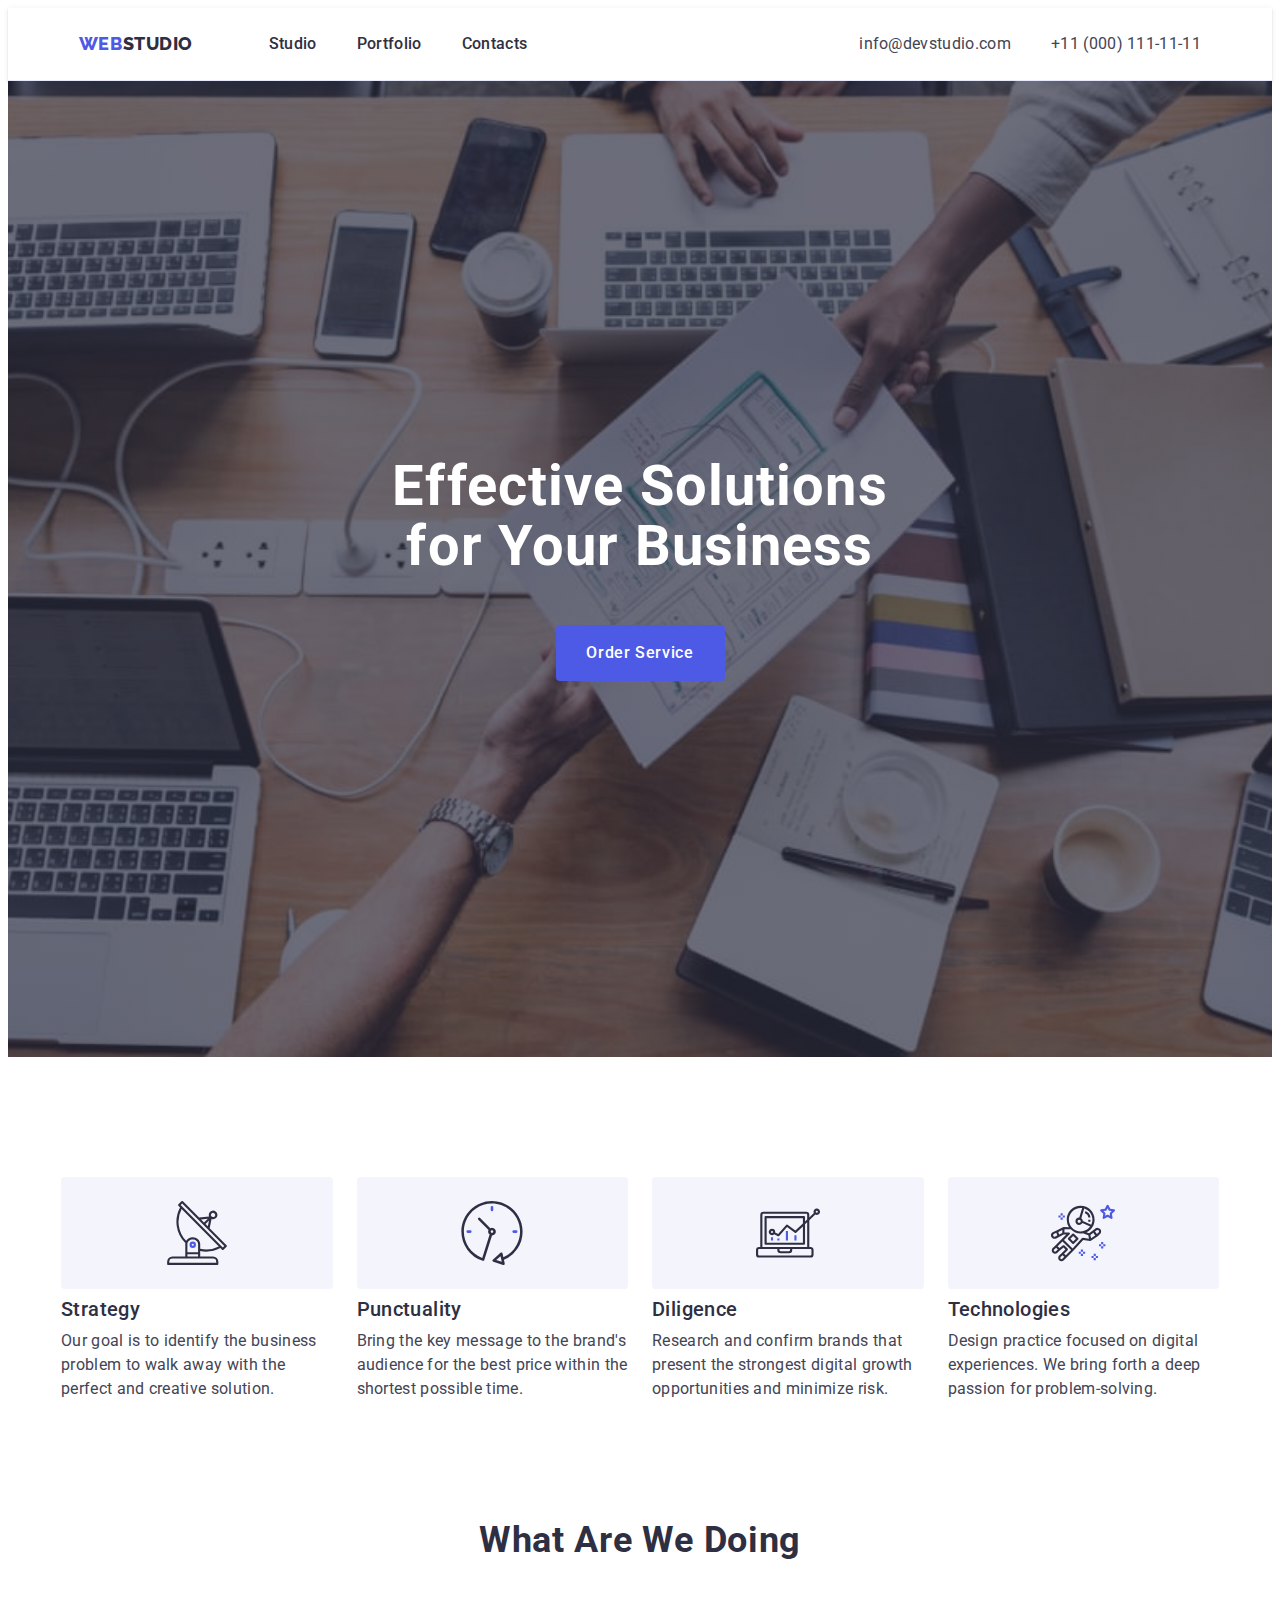
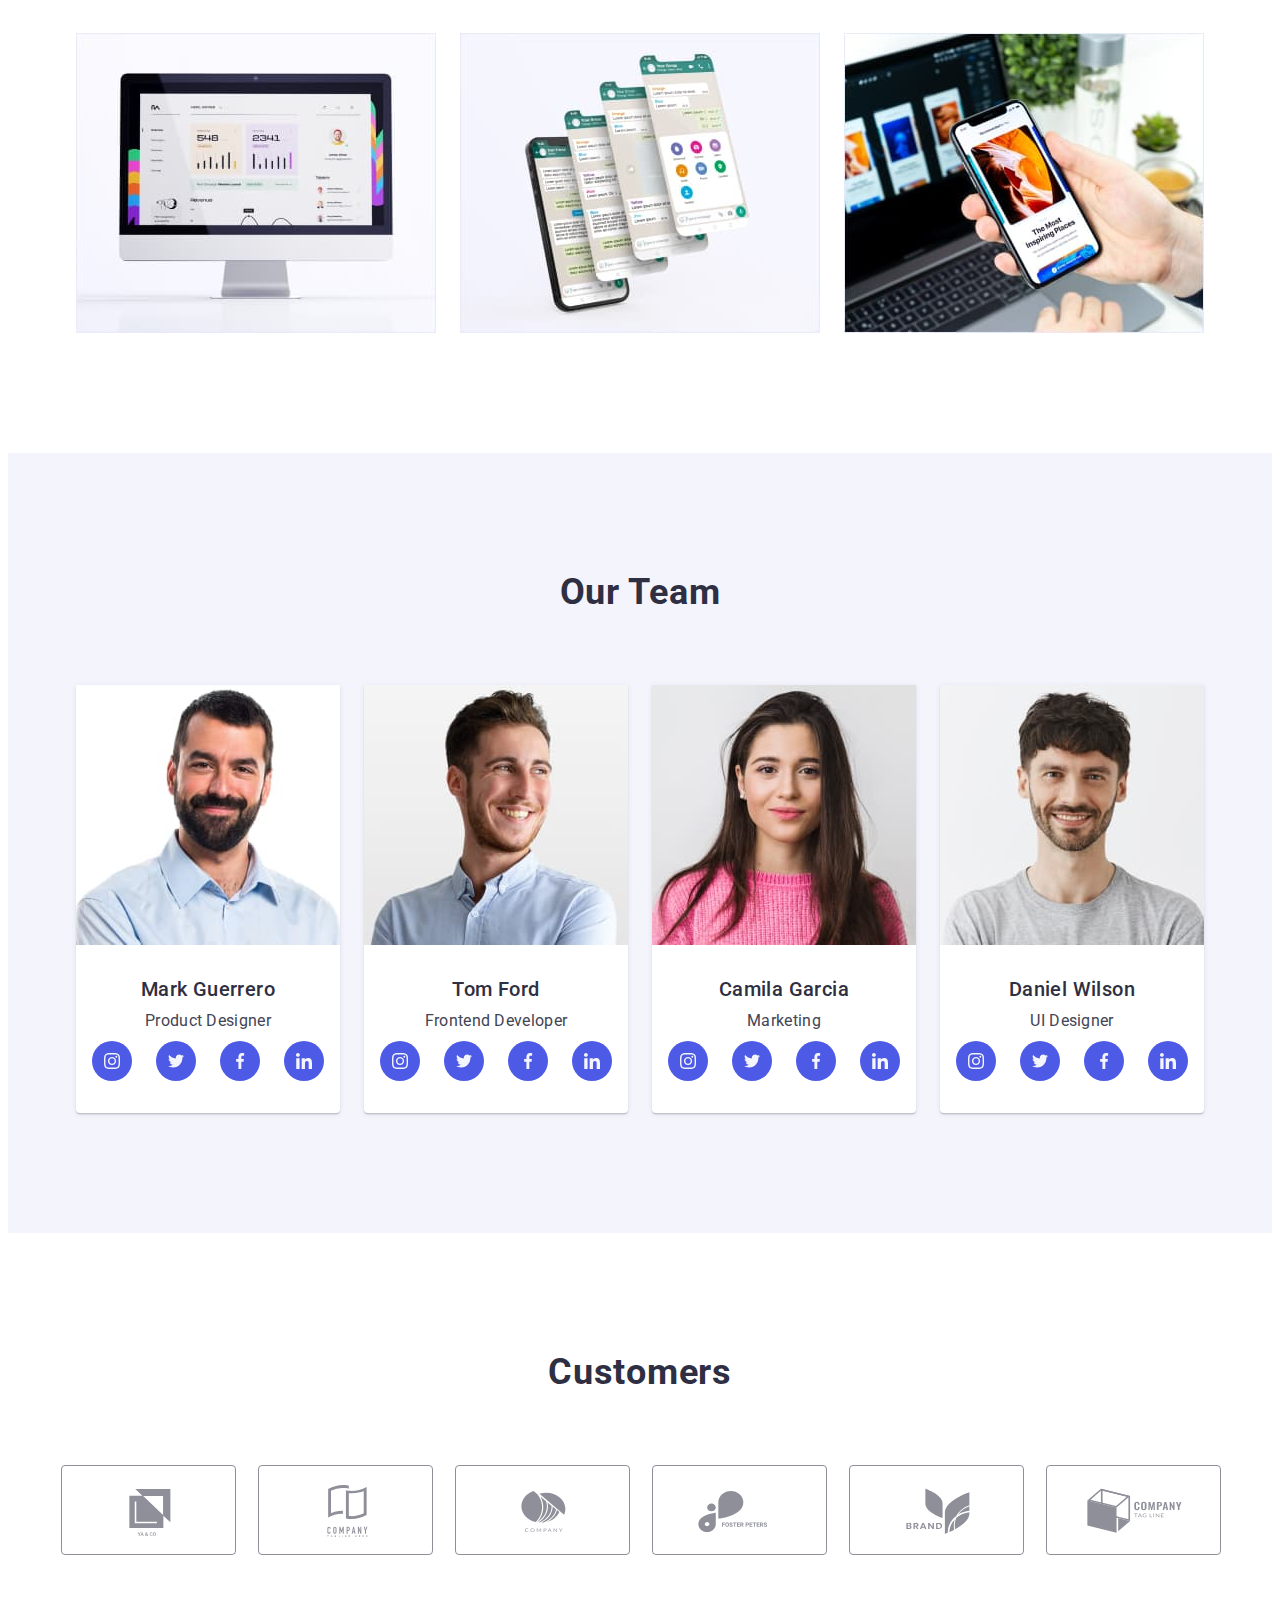
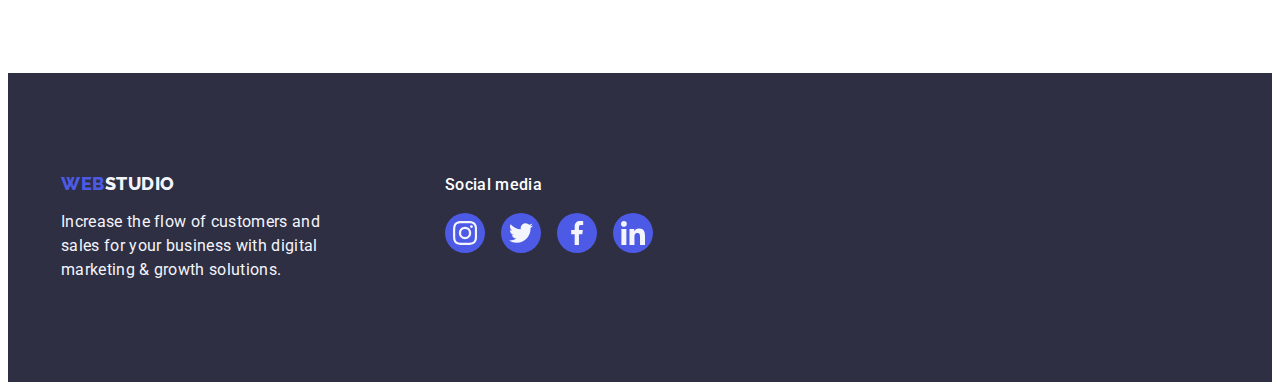
<file: index.html>
<!DOCTYPE html>
<html lang="en">
  <head>
    <meta charset="utf-8" />
    <meta name="description" content="Web studio page" />
    <title>WebStudio</title>
    <link
      rel="stylesheet"
      href="https://cdnjs.cloudflare.com/ajax/libs/modern-normalize/2.0.0/modern-normalize.min.css"
      integrity="sha512-4xo8blKMVCiXpTaLzQSLSw3KFOVPWhm/TRtuPVc4WG6kUgjH6J03IBuG7JZPkcWMxJ5huwaBpOpnwYElP/m6wg=="
      crossorigin="anonymous"
      referrerpolicy="no-referrer"
    />
    <link rel="stylesheet" href="./css/styles.css" />
    <link rel="preconnect" href="https://fonts.gstatic.com" />
    <link rel="preconnect" href="https://fonts.googleapis.com" />
    <link
      href="https://fonts.googleapis.com/css2?family=Raleway:wght@800&family=Roboto:wght@400;500;700;900&display=swap"
      rel="stylesheet"
    />
  </head>
  <body>
    <header class="header">
      <div class="div-header container">
        <nav class="nav-header">
          <a href="./index.html" class="logo link"
            >Web<span class="logo-secondary">Studio</span></a
          >
          <ul class="list menu">
            <li class="menu-item">
              <a href="./index.html" class="list-item link">Studio</a>
            </li>
            <li class="menu-item">
              <a href="./portfolio.html" class="list-item link">Portfolio</a>
            </li>
            <li class="menu-item">
              <a href="" class="list-item link">Contacts</a>
            </li>
          </ul>
        </nav>
        <address class="address">
          <ul class="list address-list">
            <li>
              <a href="mailto:info@devstudio.com" class="address-list-item link"
                >info@devstudio.com</a
              >
            </li>
            <li>
              <a href="tel:+110001111111" class="address-list-item link"
                >+11 (000) 111-11-11</a
              >
            </li>
          </ul>
        </address>
      </div>
    </header>
    <main>
      <section class="main-banner section main-banner-background">
        <div class="container">
          <h1 class="main-banner-header">
            Effective Solutions for Your Business
          </h1>
          <button type="button" class="main-banner-button">
            Order Service
          </button>
        </div>
      </section>
      <section class="section">
        <div class="container">
          <h2 class="visually-hidden">Header2</h2>
          <ul class="list characteristics-list">
            <li class="characteristics-list-item">
              <div class="icons">
                <svg width="64" height="64">
                  <use href="./images/icons.svg#icon-antenna-1"></use>
                </svg>
              </div>
              <h3 class="characteristics-list-item-header">Strategy</h3>
              <p class="characteristics-list-item-description">
                Our goal is to identify the business problem to walk away with
                the perfect and creative solution.
              </p>
            </li>
            <li class="characteristics-list-item">
              <div class="icons">
                <svg width="64" height="64">
                  <use href="./images/icons.svg#icon-clock-1"></use>
                </svg>
              </div>
              <h3 class="characteristics-list-item-header">Punctuality</h3>
              <p class="characteristics-list-item-description">
                Bring the key message to the brand's audience for the best price
                within the shortest possible time.
              </p>
            </li>
            <li class="characteristics-list-item">
              <div class="icons">
                <svg width="64" height="64">
                  <use href="./images/icons.svg#icon-diagram-1"></use>
                </svg>
              </div>
              <h3 class="characteristics-list-item-header">Diligence</h3>
              <p class="characteristics-list-item-description">
                Research and confirm brands that present the strongest digital
                growth opportunities and minimize risk.
              </p>
            </li>
            <li class="characteristics-list-item">
              <div class="icons">
                <svg width="64" height="64">
                  <use href="./images/icons.svg#icon-astronaut-1"></use>
                </svg>
              </div>
              <h3 class="characteristics-list-item-header">Technologies</h3>
              <p class="characteristics-list-item-description">
                Design practice focused on digital experiences. We bring forth a
                deep passion for problem-solving.
              </p>
            </li>
          </ul>
        </div>
      </section>
      <section class="section secondary-list-section">
        <div class="container">
          <h2 class="secondary-list-header">What are we doing</h2>
          <ul class="list secondary-list">
            <li class="secondary-list-item">
              <img
                src="./images/Rectangle71(1).jpg"
                alt="Computer screen showing statistics"
                width="360"
                height="300"
              />
            </li>
            <li class="secondary-list-item">
              <img
                src="./images/img2(1).jpg"
                alt="Multiple layers of a phone screen"
                width="360"
                height="300"
              />
            </li>
            <li class="secondary-list-item">
              <img
                src="./images/img3(1).jpg"
                alt="A hand holding a phone over a laptop"
                width="360"
                height="300"
              />
            </li>
          </ul>
        </div>
      </section>
      <section class="fourth-section section">
        <div class="container">
          <h2 class="secondary-list-header">Our Team</h2>
          <ul class="list main-list">
            <li class="main-list-element">
              <img
                src="./images/img(4).jpg"
                alt="a smiling man with dark hair and beard wearing a light blue shirt"
                width="264"
                height="260"
              />
              <div class="employee">
                <h3 class="main-list-item">Mark Guerrero</h3>
                <p class="main-list-item-description">Product Designer</p>
                <ul class="icon-list">
                  <li class="social-media">
                    <a href="" class="social-media-link">
                      <svg class="social-media-icon" width="16" height="16">
                        <use
                          href="./images/icons.svg#icon-instagram-2"
                        ></use></svg
                    ></a>
                  </li>
                  <li class="social-media">
                    <a href="" class="social-media-link">
                      <svg class="social-media-icon" width="16" height="16">
                        <use
                          href="./images/icons.svg#icon-twitter-1"
                        ></use></svg
                    ></a>
                  </li>
                  <li class="social-media">
                    <a href="" class="social-media-link">
                      <svg class="social-media-icon" width="16" height="16">
                        <use
                          href="./images/icons.svg#icon-facebook-1"
                        ></use></svg
                    ></a>
                  </li>
                  <li class="social-media">
                    <a href="" class="social-media-link">
                      <svg class="social-media-icon" width="16" height="16">
                        <use
                          href="./images/icons.svg#icon-linkedin-1"
                        ></use></svg
                    ></a>
                  </li>
                </ul>
              </div>
            </li>
            <li class="main-list-element">
              <img
                src="./images/img(1)(1).jpg"
                alt="a smiling man with dark hair and beard wearing a light blue shirt"
                width="264"
                height="260"
              />
              <div class="employee">
                <h3 class="main-list-item">Tom Ford</h3>
                <p class="main-list-item-description">Frontend Developer</p>
                <ul class="icon-list">
                  <li class="social-media">
                    <a href="" class="social-media-link">
                      <svg class="social-media-icon" width="16" height="16">
                        <use
                          href="./images/icons.svg#icon-instagram-2"
                        ></use></svg
                    ></a>
                  </li>
                  <li class="social-media">
                    <a href="" class="social-media-link">
                      <svg class="social-media-icon" width="16" height="16">
                        <use
                          href="./images/icons.svg#icon-twitter-1"
                        ></use></svg
                    ></a>
                  </li>
                  <li class="social-media">
                    <a href="" class="social-media-link">
                      <svg class="social-media-icon" width="16" height="16">
                        <use
                          href="./images/icons.svg#icon-facebook-1"
                        ></use></svg
                    ></a>
                  </li>
                  <li class="social-media">
                    <a href="" class="social-media-link">
                      <svg class="social-media-icon" width="16" height="16">
                        <use
                          href="./images/icons.svg#icon-linkedin-1"
                        ></use></svg
                    ></a>
                  </li>
                </ul>
              </div>
            </li>
            <li class="main-list-element">
              <img
                src="./images/img(2)(1).jpg"
                alt="a smiling woman with long dark hair wearing a pink sweater"
                width="264"
                height="260"
              />
              <div class="employee">
                <h3 class="main-list-item">Camila Garcia</h3>
                <p class="main-list-item-description">Marketing</p>
                <ul class="icon-list">
                  <li class="social-media">
                    <a href="" class="social-media-link">
                      <svg class="social-media-icon" width="16" height="16">
                        <use
                          href="./images/icons.svg#icon-instagram-2"
                        ></use></svg
                    ></a>
                  </li>
                  <li class="social-media">
                    <a href="" class="social-media-link">
                      <svg class="social-media-icon" width="16" height="16">
                        <use
                          href="./images/icons.svg#icon-twitter-1"
                        ></use></svg
                    ></a>
                  </li>
                  <li class="social-media">
                    <a href="" class="social-media-link">
                      <svg class="social-media-icon" width="16" height="16">
                        <use
                          href="./images/icons.svg#icon-facebook-1"
                        ></use></svg
                    ></a>
                  </li>
                  <li class="social-media">
                    <a href="" class="social-media-link">
                      <svg class="social-media-icon" width="16" height="16">
                        <use
                          href="./images/icons.svg#icon-linkedin-1"
                        ></use></svg
                    ></a>
                  </li>
                </ul>
              </div>
            </li>
            <li class="main-list-element">
              <img
                src="./images/img(3)(1).jpg"
                alt="a smiling man with a beard and dark hair wearing a gray shirt"
                width="264"
                height="260"
              />
              <div class="employee">
                <h3 class="main-list-item">Daniel Wilson</h3>
                <p class="main-list-item-description">UI Designer</p>
                <ul class="icon-list">
                  <li class="social-media">
                    <a href="" class="social-media-link">
                      <svg class="social-media-icon" width="16" height="16">
                        <use
                          href="./images/icons.svg#icon-instagram-2"
                        ></use></svg
                    ></a>
                  </li>
                  <li class="social-media">
                    <a href="" class="social-media-link">
                      <svg class="social-media-icon" width="16" height="16">
                        <use
                          href="./images/icons.svg#icon-twitter-1"
                        ></use></svg
                    ></a>
                  </li>
                  <li class="social-media">
                    <a href="" class="social-media-link">
                      <svg class="social-media-icon" width="16" height="16">
                        <use
                          href="./images/icons.svg#icon-facebook-1"
                        ></use></svg
                    ></a>
                  </li>
                  <li class="social-media">
                    <a href="" class="social-media-link">
                      <svg class="social-media-icon" width="16" height="16">
                        <use
                          href="./images/icons.svg#icon-linkedin-1"
                        ></use></svg
                    ></a>
                  </li>
                </ul>
              </div>
            </li>
          </ul>
        </div>
      </section>
      <section class="customers-section section">
        <div class="container">
          <h2 class="secondary-list-header">Customers</h2>
          <ul class="customers-list">
            <li class="customers-list-item">
              <a href="" class="customers-list-link">
                <svg width="104" height="56" class="customers-list-icon">
                  <use href="./images/icons.svg#icon-Logo"></use></svg
              ></a>
            </li>
            <li class="customers-list-item">
              <a href="" class="customers-list-link">
                <svg width="104" height="56" class="customers-list-icon">
                  <use href="./images/icons.svg#icon-Logo-1"></use></svg
              ></a>
            </li>
            <li class="customers-list-item">
              <a href="" class="customers-list-link">
                <svg width="104" height="56" class="customers-list-icon">
                  <use href="./images/icons.svg#icon-Logo-2"></use></svg
              ></a>
            </li>
            <li class="customers-list-item">
              <a href="" class="customers-list-link">
                <svg width="104" height="56" class="customers-list-icon">
                  <use href="./images/icons.svg#icon-Logo-3"></use></svg
              ></a>
            </li>
            <li class="customers-list-item">
              <a href="" class="customers-list-link">
                <svg width="104" height="56" class="customers-list-icon">
                  <use href="./images/icons.svg#icon-Logo-4"></use></svg
              ></a>
            </li>
            <li class="customers-list-item">
              <a href="" class="customers-list-link">
                <svg width="104" height="56" class="customers-list-icon">
                  <use href="./images/icons.svg#icon-Logo-5"></use></svg
              ></a>
            </li>
          </ul>
        </div>
      </section>
    </main>
    <footer class="footer">
      <div class="container footer-secondary">
        <div class="footer-logo">
          <a href="./index.html" class="logo link footer-link"
            >Web<span class="logo-secondary-footer">Studio</span></a
          >
          <p class="footer-description">
            Increase the flow of customers and sales for your business with
            digital marketing & growth solutions.
          </p>
        </div>
        <div>
          <p class="footer-header">Social media</p>
          <ul class="icon-list-footer">
            <li class="icon-list-footer-item">
              <a href="" class="icon-list-footer-link">
                <svg class="icon" height="24" width="24">
                  <use href="./images/icons.svg#icon-instagram-2"></use></svg
              ></a>
            </li>
            <li class="icon-list-footer-item">
              <a href="" class="icon-list-footer-link">
                <svg class="icon" height="24" width="24">
                  <use href="./images/icons.svg#icon-twitter-1"></use></svg
              ></a>
            </li>
            <li class="icon-list-footer-item">
              <a href="" class="icon-list-footer-link">
                <svg class="icon" height="24" width="24">
                  <use href="./images/icons.svg#icon-facebook-1"></use></svg
              ></a>
            </li>
            <li class="icon-list-footer-item">
              <a href="" class="icon-list-footer-link">
                <svg class="icon" height="24" width="24">
                  <use href="./images/icons.svg#icon-linkedin-1"></use></svg
              ></a>
            </li>
          </ul>
        </div>
      </div>
    </footer>
  </body>
</html>
</file>
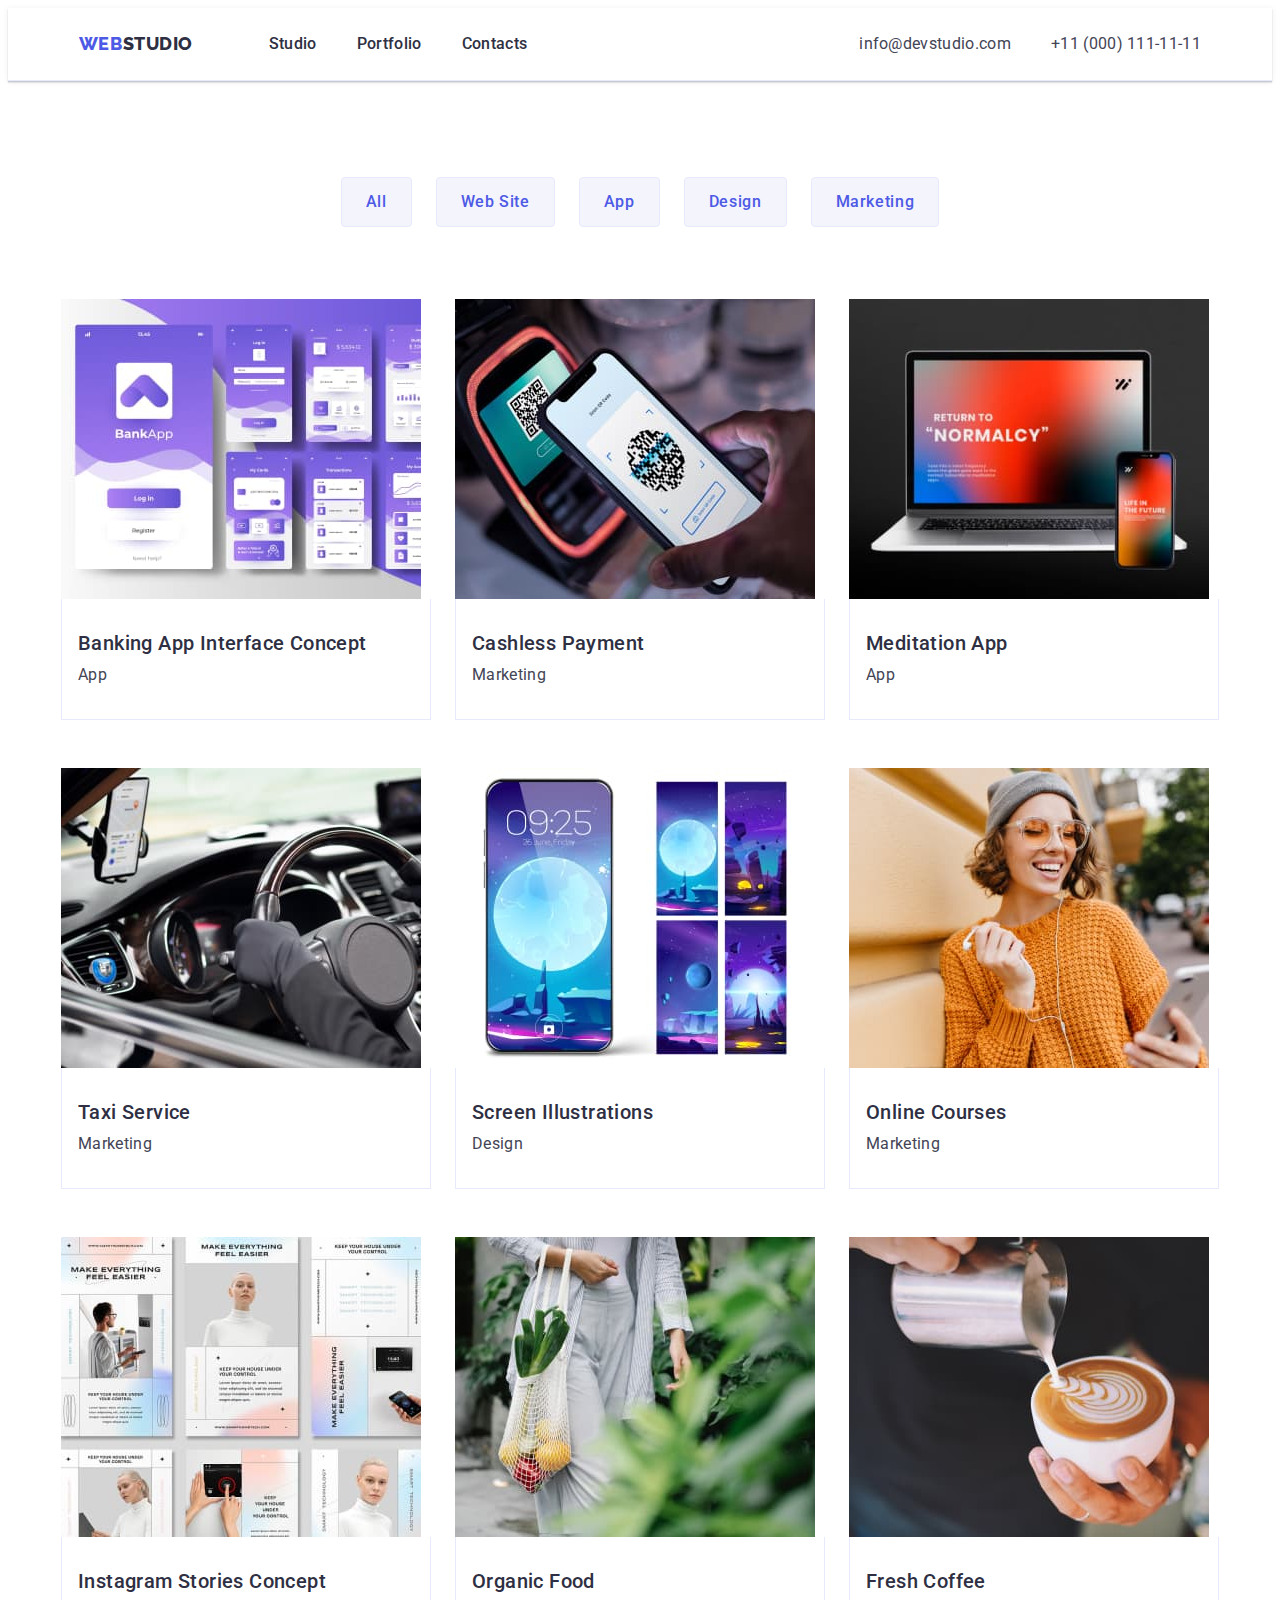
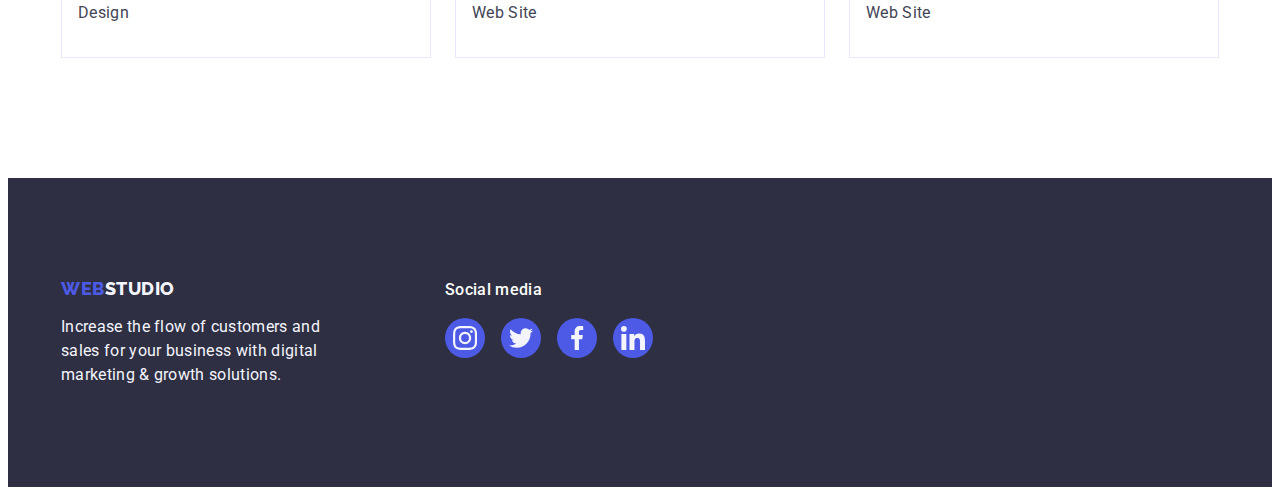
<file: portfolio.html>
<!DOCTYPE html>
<html lang="en">
  <head>
    <meta charset="utf-8" />
    <meta name="description" content="Web studio page" />
    <title>WebStudio</title>
    <link
      rel="stylesheet"
      href="https://cdnjs.cloudflare.com/ajax/libs/modern-normalize/2.0.0/modern-normalize.min.css"
      integrity="sha512-4xo8blKMVCiXpTaLzQSLSw3KFOVPWhm/TRtuPVc4WG6kUgjH6J03IBuG7JZPkcWMxJ5huwaBpOpnwYElP/m6wg=="
      crossorigin="anonymous"
      referrerpolicy="no-referrer"
    />
    <link rel="stylesheet" href="./css/styles.css" />
    <link rel="preconnect" href="https://fonts.gstatic.com" />
    <link rel="preconnect" href="https://fonts.googleapis.com" />
    <link
      href="https://fonts.googleapis.com/css2?family=Raleway:wght@800&family=Roboto:wght@400;500;700;900&display=swap"
      rel="stylesheet"
    />
  </head>
  <body>
    <header class="header">
      <div class="div-header container">
        <nav class="nav-header">
          <a href="./index.html" class="logo link"
            >Web<span class="logo-secondary">Studio</span></a
          >
          <ul class="list menu">
            <li class="menu-item">
              <a href="./index.html" class="list-item link">Studio</a>
            </li>
            <li class="menu-item">
              <a href="./portfolio.html" class="list-item link">Portfolio</a>
            </li>
            <li class="menu-item">
              <a href="" class="list-item link">Contacts</a>
            </li>
          </ul>
        </nav>
        <address class="address">
          <ul class="list address-list">
            <li>
              <a href="mailto:info@devstudio.com" class="address-list-item link"
                >info@devstudio.com</a
              >
            </li>
            <li>
              <a href="tel:+110001111111" class="address-list-item link"
                >+11 (000) 111-11-11</a
              >
            </li>
          </ul>
        </address>
      </div>
    </header>
    <main>
      <section class="section portfolio-main">
        <div class="container">
          <h1 class="visually-hidden">Header2</h1>
          <ul class="list button-list">
            <li><button type="button" class="button-list-item">All</button></li>
            <li>
              <button type="button" class="button-list-item">Web Site</button>
            </li>
            <li>
              <button type="button" class="button-list-item">App</button>
            </li>
            <li>
              <button type="button" class="button-list-item">Design</button>
            </li>
            <li>
              <button type="button" class="button-list-item">Marketing</button>
            </li>
          </ul>
          <ul class="list portfolio-list">
            <li class="portfolio-list-flex">
              <a href="" class="link portfolio-link">
                <img
                  src="./images/screens.jpg"
                  alt="various screens of an app concept"
                  width="360"
                  height="300"
                />
                <div class="portfolio-list-description">
                  <h2 class="portfolio-list-item">
                    Banking App Interface Concept
                  </h2>
                  <p class="portfolio-category">App</p>
                </div></a
              >
            </li>
            <li class="portfolio-list-flex">
              <a href="" class="link portfolio-link">
                <img
                  src="./images/cashless.jpg"
                  alt="a smartphone paying with a QR code"
                  width="360"
                  height="300"
                />
                <div class="portfolio-list-description">
                  <h2 class="portfolio-list-item">Cashless Payment</h2>
                  <p class="portfolio-category">Marketing</p>
                </div></a
              >
            </li>
            <li class="portfolio-list-flex">
              <a href="" class="link portfolio-link">
                <img
                  src="./images/laptop.jpg"
                  alt="a laptop and a smartphone showing an app screen"
                  width="360"
                  height="300"
                />
                <div class="portfolio-list-description">
                  <h2 class="portfolio-list-item">Meditation App</h2>
                  <p class="portfolio-category">App</p>
                </div></a
              >
            </li>
            <li class="portfolio-list-flex">
              <a href="" class="link portfolio-link">
                <img
                  src="./images/car.jpg"
                  alt="an inside of a car and a smartphone above the steering wheel"
                  width="360"
                  height="300"
                />
                <div class="portfolio-list-description">
                  <h2 class="portfolio-list-item">Taxi Service</h2>
                  <p class="portfolio-category">Marketing</p>
                </div></a
              >
            </li>
            <li class="portfolio-list-flex">
              <a href="" class="link portfolio-link">
                <img
                  src="./images/phone.jpg"
                  alt="various wallpapers and a screen of a smartphone"
                  width="360"
                  height="300"
                />
                <div class="portfolio-list-description">
                  <h2 class="portfolio-list-item">Screen Illustrations</h2>
                  <p class="portfolio-category">Design</p>
                </div></a
              >
            </li>
            <li class="portfolio-list-flex">
              <a href="" class="link portfolio-link">
                <img
                  src="./images/woman.jpg"
                  alt="a smiling woman looking at her phone"
                  width="360"
                  height="300"
                />
                <div class="portfolio-list-description">
                  <h2 class="portfolio-list-item">Online Courses</h2>
                  <p class="portfolio-category">Marketing</p>
                </div></a
              >
            </li>
            <li class="portfolio-list-flex">
              <a href="" class="link portfolio-link">
                <img
                  src="./images/marketing.jpg"
                  alt="various phone screens with website designs"
                  width="360"
                  height="300"
                />
                <div class="portfolio-list-description">
                  <h2 class="portfolio-list-item">Instagram Stories Concept</h2>
                  <p class="portfolio-category">Design</p>
                </div></a
              >
            </li>
            <li class="portfolio-list-flex">
              <a href="" class="link portfolio-link">
                <img
                  src="./images/shopping.jpg"
                  alt="a person carrying groceries"
                  width="360"
                  height="300"
                />
                <div class="portfolio-list-description">
                  <h2 class="portfolio-list-item">Organic Food</h2>
                  <p class="portfolio-category">Web Site</p>
                </div></a
              >
            </li>
            <li class="portfolio-list-flex">
              <a href="" class="link portfolio-link">
                <img
                  src="./images/coffee.jpg"
                  alt="someone making a design with cream on a cup of coffee"
                  width="360"
                  height="300"
                />
                <div class="portfolio-list-description">
                  <h2 class="portfolio-list-item">Fresh Coffee</h2>
                  <p class="portfolio-category">Web Site</p>
                </div></a
              >
            </li>
          </ul>
        </div>
      </section>
    </main>
    <footer class="footer">
      <div class="container footer-secondary">
        <div class="footer-logo">
          <a href="./index.html" class="logo link footer-link"
            >Web<span class="logo-secondary-footer">Studio</span></a
          >
          <p class="footer-description">
            Increase the flow of customers and sales for your business with
            digital marketing & growth solutions.
          </p>
        </div>
        <div>
          <p class="footer-header">Social media</p>
          <ul class="icon-list-footer">
            <li class="icon-list-footer-item">
              <a href="" class="icon-list-footer-link">
                <svg class="icon" height="24" width="24">
                  <use href="./images/icons.svg#icon-instagram-2"></use></svg
              ></a>
            </li>
            <li class="icon-list-footer-item">
              <a href="" class="icon-list-footer-link">
                <svg class="icon" height="24" width="24">
                  <use href="./images/icons.svg#icon-twitter-1"></use></svg
              ></a>
            </li>
            <li class="icon-list-footer-item">
              <a href="" class="icon-list-footer-link">
                <svg class="icon" height="24" width="24">
                  <use href="./images/icons.svg#icon-facebook-1"></use></svg
              ></a>
            </li>
            <li class="icon-list-footer-item">
              <a href="" class="icon-list-footer-link">
                <svg class="icon" height="24" width="24">
                  <use href="./images/icons.svg#icon-linkedin-1"></use></svg
              ></a>
            </li>
          </ul>
        </div>
      </div>
    </footer>
  </body>
</html>
</file>
<file: css/styles.css>
body {
  font-family: Roboto, sans-serif;
  color: #434455;
  background-color: #ffffff;
}
:root {
  --brand-color: #4d5ae5;
}
h1,
h2,
h3,
h4,
h5,
h6,
p {
  margin: 0;
}

img {
  display: block;
  max-width: 100%;
  height: auto;
}

button {
  cursor: pointer;
  border: none;
  border-radius: 4px;
}

ul,
ol {
  list-style: none;
  margin: 0;
  padding-left: 0;
}

.link {
  text-decoration: none;
}
.container {
  display: flex;
  justify-content: center;
  flex-wrap: wrap;
  max-width: 1158px;
  padding: 0 15px;
  margin: 0 auto;
}

.section {
  padding-top: 120px;
  padding-bottom: 120px;
}
.header {
  border-bottom: 1px solid #e7e9fc;
  box-shadow: 0px 2px 1px rgba(46, 47, 66, 0.08),
    0px 1px 1px rgba(46, 47, 66, 0.16), 0px 1px 6px rgba(46, 47, 66, 0.08);
}
.div-header {
  display: flex;
  gap: 332px;
}
.nav-header {
  display: flex;
  align-items: center;
}
.menu {
  display: flex;
  flex-direction: row;
  gap: 40px;
}
.address {
  font-style: normal;
  display: flex;
  align-items: center;
}
.address-list-item {
  font-size: 16px;
  line-height: 1.5;
  letter-spacing: 0.02em;
  color: #434455;
}
.address-list {
  display: flex;
  text-align: left;
  align-items: center;
  gap: 40px;
}
.menu-item {
  padding: 24px 0;
}
.logo {
  font-family: Raleway, sans-serif;
  font-weight: 800;
  font-size: 18px;
  line-height: 1.17;
  letter-spacing: 0.03em;
  text-transform: uppercase;
  color: #4d5ae5;
  margin-right: 76px;
}
.link {
  text-decoration: none;
}
.logo-secondary {
  color: #2e2f42;
}
.list {
  list-style: none;
}
.list-item {
  font-weight: 500;
  font-size: 16px;
  line-height: 1.5;
  letter-spacing: 0.02em;
  color: #2e2f42;
  padding: 24px 0;
}
.link:hover {
  color: #404bbf;
}
.link:focus {
  color: #404bbf;
}
.main-banner {
  height: 600px;
  display: flex;
  flex-direction: column;
  justify-content: center;
  padding: 188px 0;
}
.main-banner-background {
  background-image: linear-gradient(
      rgba(46, 47, 66, 0.7),
      rgba(46, 47, 66, 0.7)
    ),
    url(../images/office.jpg);
  background-color: #2e2f42;
  max-width: 1440px;
  background-repeat: no-repeat;
  background-position: center;
  background-size: cover;
  margin: 0 auto;
}
.main-banner > .container {
  width: 600px;
}
.main-banner-header {
  font-size: 56px;
  line-height: 1.07;
  text-align: center;
  letter-spacing: 0.02em;
  color: #ffffff;
  text-wrap: wrap;
  max-width: 496px;
  margin-bottom: 48px;
}
.main-banner-button {
  background-color: #4d5ae5;
  font-family: "Roboto", sans-serif;
  font-weight: 500;
  font-size: 16px;
  line-height: 1.5;
  letter-spacing: 0.04em;
  color: #ffffff;
  cursor: pointer;
  padding: 16px, 32px, 16px, 32px;
  display: block;
  min-width: 169px;
  height: 56px;
  border: none;
  border-radius: 4px;
}
.main-banner-button:hover {
  background-color: #404bbf;
}
.main-banner-button:focus {
  background-color: #404bbf;
}
.second-section-container {
  display: flex;
  align-items: center;
}
.characteristics-list {
  display: flex;
  justify-content: center;
  align-content: center;
  gap: 24px;
}
.characteristics-list-item {
  flex-basis: calc((100% - 72px) / 4);
}
.characteristics-list-item-header {
  font-weight: 500;
  font-size: 20px;
  line-height: 1.2;
  letter-spacing: 0.02em;
  color: #2e2f42;
  margin-bottom: 8px;
}
.characteristics-list-item-description {
  font-size: 16px;
  line-height: 1.5;
  letter-spacing: 0.02em;
  color: #434455;
}
.main-list {
  display: flex;
  justify-content: center;
  align-items: center;
  gap: 24px;
}
.main-list-element {
  background-color: #ffffff;
  width: calc((100% - 72px) / 4);
  box-shadow: 0px 1px 6px rgba(46, 47, 66, 0.08),
    0px 1px 1px rgba(46, 47, 66, 0.16), 0px 2px 1px rgba(46, 47, 66, 0.08);
  border-radius: 0px 0px 4px 4px;
}
.employee {
  padding: 32px 0px;
}
.main-list-item {
  font-weight: 500;
  font-size: 20px;
  line-height: 1.2;
  letter-spacing: 0.02em;
  color: #2e2f42;
  margin-bottom: 8px;
  text-align: center;
}
.main-list-item-description {
  font-size: 16px;
  line-height: 1.5;
  letter-spacing: 0.02em;
  color: #434455;
  text-align: center;
}
.secondary-list-header {
  font-size: 36px;
  line-height: 1.11;
  text-align: center;
  letter-spacing: 0.02em;
  text-transform: capitalize;
  color: #2e2f42;
  margin-bottom: 72px;
}
.fourth-section {
  background-color: #f4f4fd;
}
.visually-hidden {
  position: absolute;
  width: 1px;
  height: 1px;
  margin: -1px;
  border: 0;
  padding: 0;
  white-space: nowrap;
  clip-path: inset(100%);
  clip: rect(0 0 0 0);
  overflow: hidden;
}
.secondary-list {
  display: flex;
  justify-content: center;
  align-content: space-between;
  gap: 24px;
}
.secondary-list-item {
  width: calc((100% - 48px) / 3);
}
.secondary-list-section {
  padding-top: 0;
  padding-bottom: 120px;
}
.customers-section > .container {
  display: flex;
  flex-direction: column;
}
.customers-list {
  display: flex;
  justify-content: center;
  align-items: center;
  gap: 24px;
}
.customers-list-item {
  width: calc((100% - 120px) / 6);
  height: 88px;
}
.customers-list-link {
  width: 100%;
  height: 100%;
  border: 1px solid #8e8f99;
  border-radius: 4px;
  display: flex;
  align-items: center;
  justify-content: center;
  color: #8e8f99;
}
.customers-list-link:hover {
  border-color: #404bbf;
  color: #404bbf;
}
.customers-list-link:focus {
  border-color: #404bbf;
  color: #404bbf;
}
.customers-list-icon {
  fill: currentColor;
}
.footer {
  background-color: #2e2f42;
  padding: 100px 0;
}
.footer > .container {
  display: flex;
  flex-direction: row;
  align-items: flex-start;
}
.footer-link {
  display: inline-block;
  margin-bottom: 16px;
}
.footer-logo {
  margin-right: 120px;
}
.footer-description {
  line-height: 1.5;
  color: #f4f4fd;
  letter-spacing: 0.02em;
  max-width: 264px;
}
.logo-secondary-footer {
  color: #f4f4fd;
}
.footer-secondary {
  display: flex;
  align-items: baseline;
  place-content: start;
}
.footer-header {
  color: #ffffff;
  font-size: 16px;
  font-weight: 500;
  line-height: 1.5;
  letter-spacing: 0.02em;
  margin-bottom: 16px;
}
.icon-list {
  display: flex;
  justify-content: center;
  flex-direction: row;
  gap: 24px;
  padding-top: 8px;
}
.icons {
  display: flex;
  flex-direction: row;
  justify-content: center;
  align-items: center;
  height: 112px;
  background-color: #f4f4fd;
  border-radius: 4px;
  margin-bottom: 8px;
}
.icon {
  fill: #f4f4fd;
}
.icon-list-footer {
  display: flex;
  gap: 16px;
}
.icon-list-footer-item {
  height: 40px;
  width: 40px;
}
.icon-list-footer-link {
  width: 100%;
  height: 100%;
  background-color: #4d5ae5;
  border-radius: 50%;
  display: flex;
  align-items: center;
  justify-content: center;
}
.icon-list-footer-link:hover {
  background-color: #31d0aa;
}
.icon-list-footer-link:focus {
  background-color: #31d0aa;
}
.social-media {
  height: 40px;
  width: 40px;
}
.social-media-link {
  width: 100%;
  height: 100%;
  background-color: #4d5ae5;
  border-radius: 50%;
  display: flex;
  align-items: center;
  justify-content: center;
}
.social-media-link:hover {
  background-color: #404bbf;
}
.social-media-link:focus {
  background-color: #404bbf;
}
.social-media-icon {
  fill: #f4f4fd;
}
/*PORTFOLIO*/
.button-list {
  display: flex;
  justify-content: center;
  margin-bottom: 72px;
  gap: 24px;
}
.button-list-flex {
  padding: 12px 24px;
  border: 1px solid #e7e9fc;
}
.button-list-item {
  font-family: "Roboto", sans-serif;
  font-size: 16px;
  line-height: 24;
  font-weight: 500;
  line-height: 1.5;
  letter-spacing: 0.04em;
  background-color: #f4f4fd;
  color: #4d5ae5;
  cursor: pointer;
  padding: 12px 24px;
  border: 1px solid #e7e9fc;
}
.button-list-item:hover {
  color: #ffffff;
  background-color: #404bbf;
  border: 1px solid transparent;
  box-shadow: 0px 3px 1px rgba(0, 0, 0, 0.1), 0px 2px 1px rgba(0, 0, 0, 0.08),
    0px 2px 2px rgba(0, 0, 0, 0.12);
}
.button-list-item:focus {
  color: #ffffff;
  background-color: #404bbf;
  border: 1px solid transparent;
  box-shadow: 0px 3px 1px rgba(0, 0, 0, 0.1), 0px 2px 1px rgba(0, 0, 0, 0.08),
    0px 2px 2px rgba(0, 0, 0, 0.12);
}
.portfolio-list {
  display: flex;
  flex-wrap: wrap;
  column-gap: 24px;
  row-gap: 48px;
}
.portfolio-list-flex {
  width: calc((100% - 48px) / 3);
}
.portfolio-list-description {
  padding: 32px 16px;
  border: 1px solid #e7e9fc;
  border-top: none;
}
.portfolio-list-item {
  font-weight: 500;
  font-size: 20px;
  line-height: 1.2;
  letter-spacing: 0.02em;
  color: #2e2f42;
  margin-bottom: 8px;
}
.portfolio-category {
  font-size: 16px;
  line-height: 1.5;
  letter-spacing: 0.02em;
  color: #434455;
}
.portfolio-main {
  padding-top: 96px;
  padding-bottom: 120px;
}
.portfolio-link {
  display: block;
}
.portfolio-link:hover {
  box-shadow: 0px 1px 6px rgba(46, 47, 66, 0.08),
    0px 1px 1px rgba(46, 47, 66, 0.16), 0px 2px 1px rgba(46, 47, 66, 0.08);
}
.portfolio-link:focus {
  box-shadow: 0px 1px 6px rgba(46, 47, 66, 0.08),
    0px 1px 1px rgba(46, 47, 66, 0.16), 0px 2px 1px rgba(46, 47, 66, 0.08);
}
</file>
